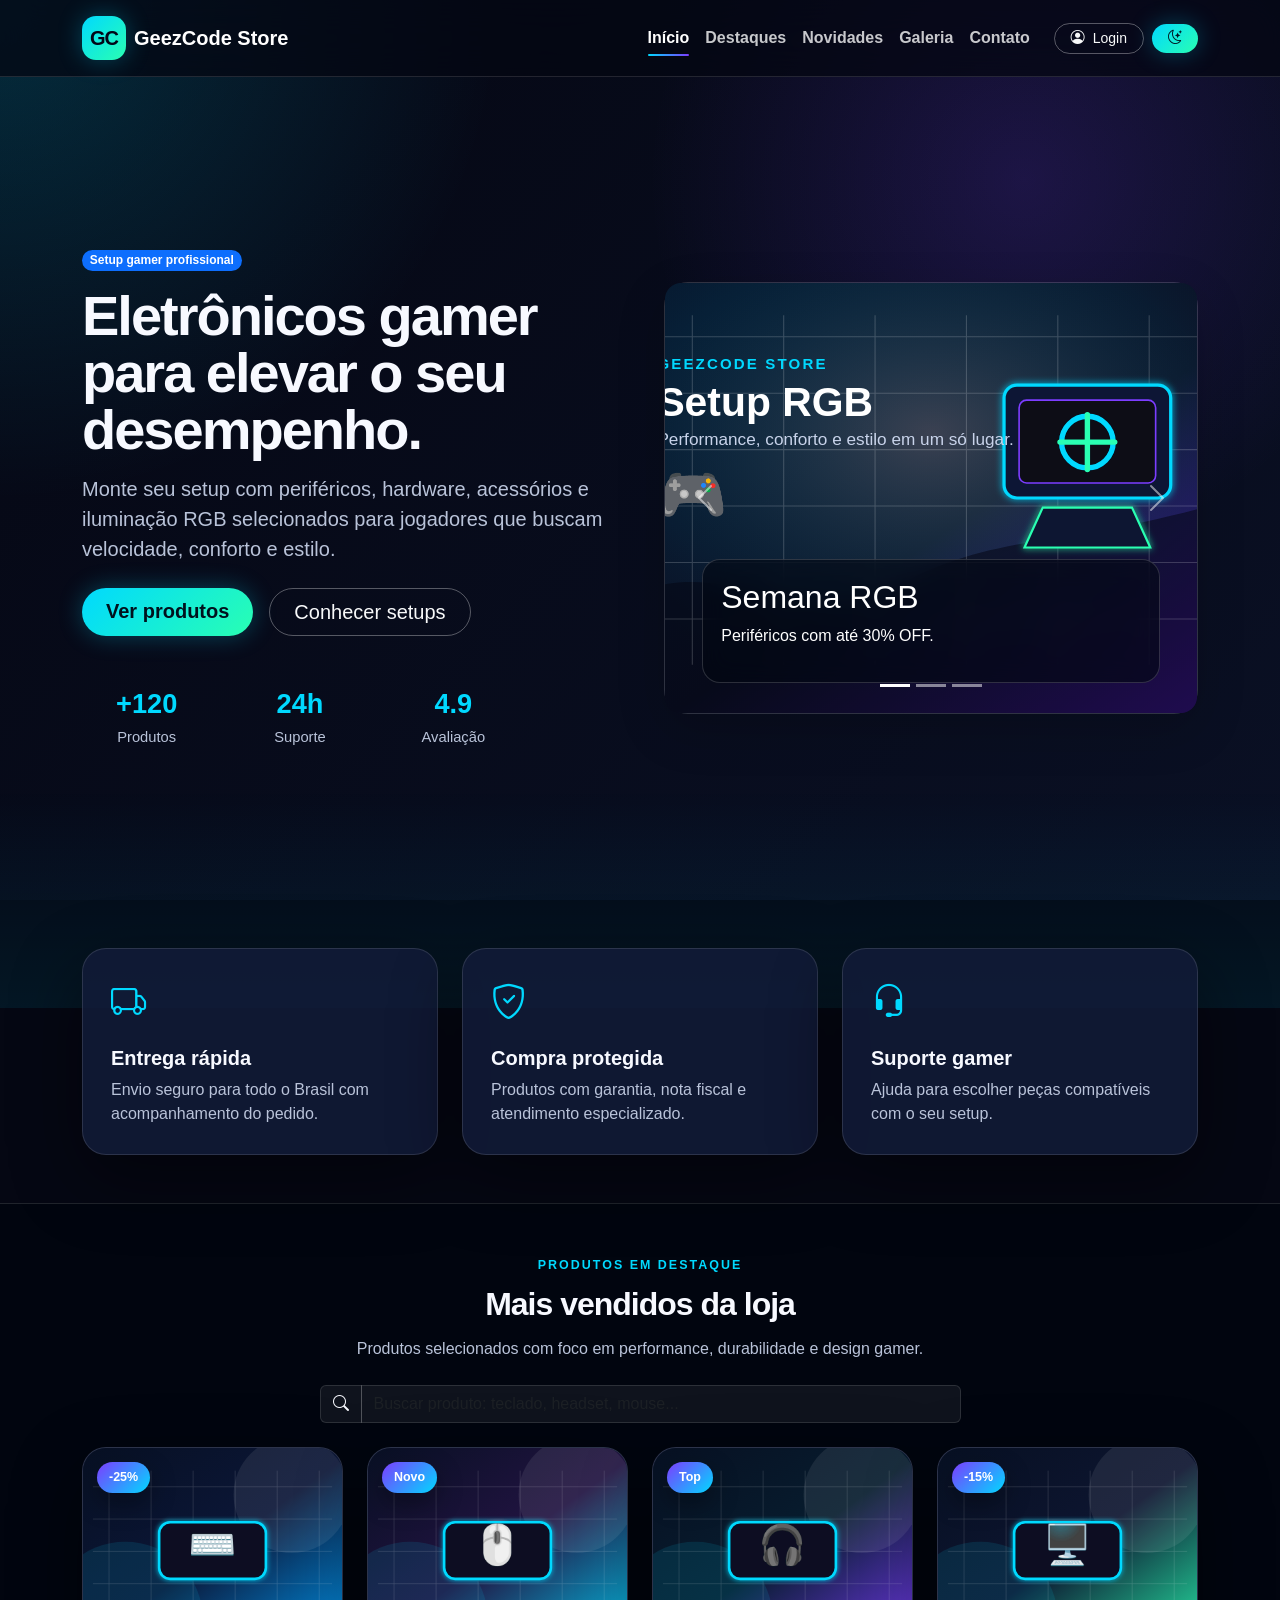
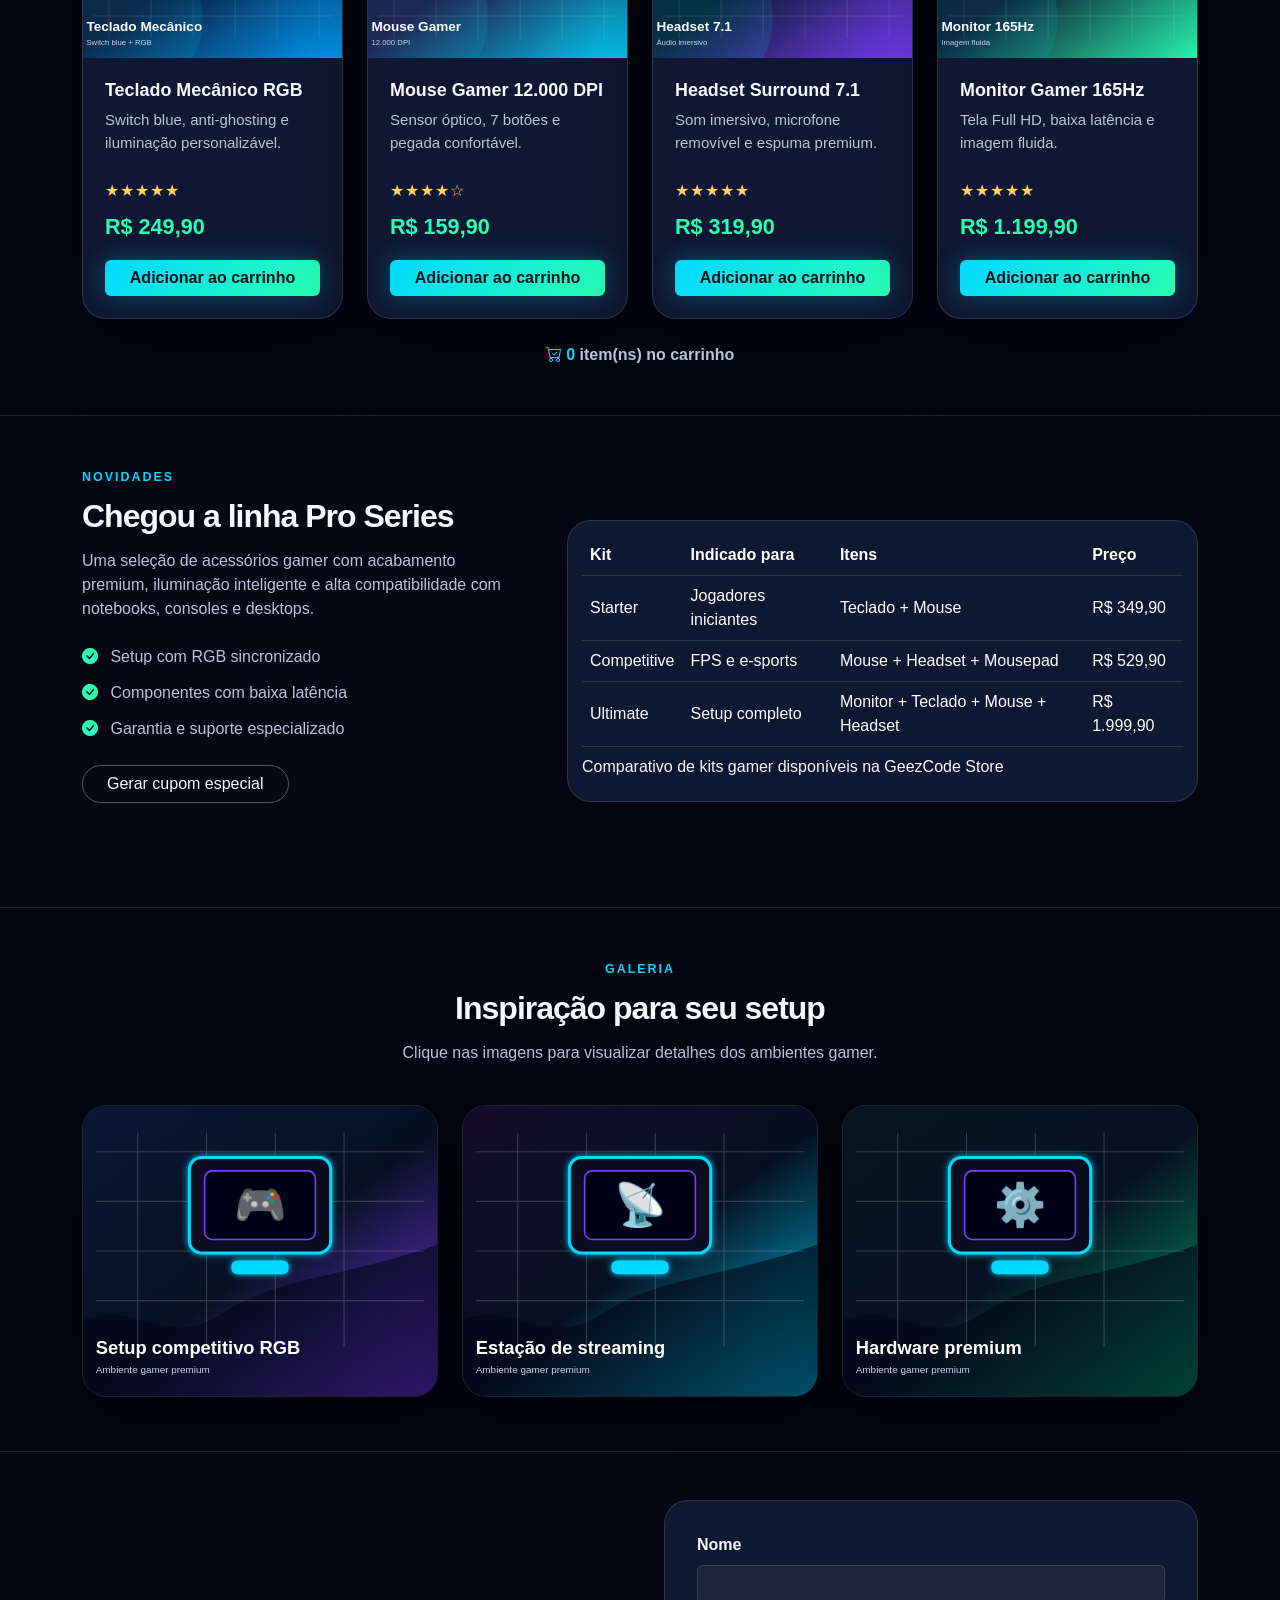
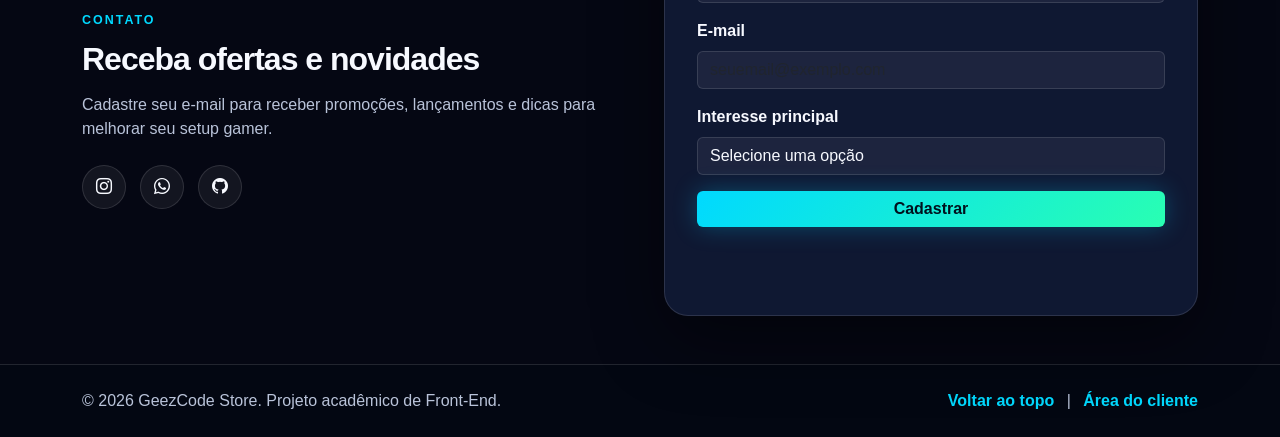
<file: index.html>
<!DOCTYPE html>
<html lang="pt-BR">
<head>
  <meta charset="UTF-8" />
  <meta name="viewport" content="width=device-width, initial-scale=1.0" />
  <meta name="description" content="GeezCode Store - e-commerce gamer de eletrônicos com periféricos, hardware, acessórios e setup premium." />
  <meta name="keywords" content="e-commerce gamer, eletrônicos gamer, periféricos, hardware, setup gamer, Bootstrap, Front-End" />
  <meta name="author" content="Jose Frederico da Costa Silva" />
  <meta name="theme-color" content="#050713" />
  <meta property="og:title" content="GeezCode Store | Eletrônicos Gamer" />
  <meta property="og:description" content="Projeto Front-End de e-commerce gamer com home, login, carousel, galeria, formulários e interatividade." />
  <meta property="og:type" content="website" />
  <meta property="og:url" content="https://silva0l.github.io/geezcode-store/" />
  <title>GeezCode Store | Eletrônicos Gamer</title>
  <link rel="canonical" href="https://silva0l.github.io/geezcode-store/" />
  <link rel="icon" href="assets/img/favicon.svg" type="image/svg+xml" />

  <!-- Bootstrap CSS -->
  <link href="https://cdn.jsdelivr.net/npm/bootstrap@5.3.3/dist/css/bootstrap.min.css" rel="stylesheet">

  <!-- Bootstrap Icons -->
  <link rel="stylesheet" href="https://cdn.jsdelivr.net/npm/bootstrap-icons@1.11.3/font/bootstrap-icons.min.css">

  <!-- CSS principal -->
  <link rel="stylesheet" href="assets/css/style.css" />
</head>
<body>
  <a class="skip-link" href="#conteudo-principal">Ir para o conteúdo principal</a>

  <!-- Cabeçalho e menu -->
  <header class="site-header fixed-top">
    <nav class="navbar navbar-expand-lg navbar-dark" aria-label="Menu principal">
      <div class="container">
        <a class="navbar-brand fw-bold d-flex align-items-center gap-2" href="index.html" aria-label="Página inicial GeezCode Store">
          <span class="brand-icon">GC</span>
          <span>GeezCode Store</span>
        </a>

        <button class="navbar-toggler" type="button" data-bs-toggle="collapse" data-bs-target="#menuPrincipal" aria-controls="menuPrincipal" aria-expanded="false" aria-label="Abrir menu">
          <span class="navbar-toggler-icon"></span>
        </button>

        <div class="collapse navbar-collapse" id="menuPrincipal">
          <ul class="navbar-nav ms-auto mb-2 mb-lg-0 align-items-lg-center">
            <li class="nav-item"><a class="nav-link active" aria-current="page" href="#inicio">Início</a></li>
            <li class="nav-item"><a class="nav-link" href="#destaques">Destaques</a></li>
            <li class="nav-item"><a class="nav-link" href="#novidades">Novidades</a></li>
            <li class="nav-item"><a class="nav-link" href="#galeria">Galeria</a></li>
            <li class="nav-item"><a class="nav-link" href="#contato">Contato</a></li>
            <li class="nav-item ms-lg-3">
              <a class="btn btn-outline-light btn-sm rounded-pill px-3" href="login.html"><i class="bi bi-person-circle me-1"></i> Login</a>
            </li>
            <li class="nav-item ms-lg-2 mt-2 mt-lg-0">
              <button class="btn btn-neon btn-sm rounded-pill px-3" id="btnTema" type="button" aria-label="Alternar tema"><i class="bi bi-moon-stars"></i></button>
            </li>
          </ul>
        </div>
      </div>
    </nav>
  </header>

  <main id="conteudo-principal">
    <!-- Banner / Hero -->
    <section id="inicio" class="hero-section min-vh-100 d-flex align-items-center">
      <div class="container py-5">
        <div class="row align-items-center g-5">
          <div class="col-lg-6 reveal">
            <span class="badge text-bg-primary rounded-pill mb-3">Setup gamer profissional</span>
            <h1 class="display-4 fw-bold hero-title">Eletrônicos gamer para elevar o seu desempenho.</h1>
            <p class="lead hero-text mt-3">Monte seu setup com periféricos, hardware, acessórios e iluminação RGB selecionados para jogadores que buscam velocidade, conforto e estilo.</p>
            <div class="d-flex flex-wrap gap-3 mt-4">
              <a href="#destaques" class="btn btn-neon btn-lg rounded-pill px-4">Ver produtos</a>
              <a href="#galeria" class="btn btn-outline-light btn-lg rounded-pill px-4">Conhecer setups</a>
            </div>
            <div class="row text-center mt-5 hero-stats">
              <div class="col-4">
                <strong>+120</strong>
                <span>Produtos</span>
              </div>
              <div class="col-4">
                <strong>24h</strong>
                <span>Suporte</span>
              </div>
              <div class="col-4">
                <strong>4.9</strong>
                <span>Avaliação</span>
              </div>
            </div>
          </div>

          <div class="col-lg-6 reveal delay-1">
            <div id="carouselBanner" class="carousel slide hero-carousel shadow-lg" data-bs-ride="carousel">
              <div class="carousel-indicators">
                <button type="button" data-bs-target="#carouselBanner" data-bs-slide-to="0" class="active" aria-current="true" aria-label="Slide 1"></button>
                <button type="button" data-bs-target="#carouselBanner" data-bs-slide-to="1" aria-label="Slide 2"></button>
                <button type="button" data-bs-target="#carouselBanner" data-bs-slide-to="2" aria-label="Slide 3"></button>
              </div>
              <div class="carousel-inner rounded-4 overflow-hidden">
                <div class="carousel-item active">
                  <img src="assets/img/banner-setup.svg" class="d-block w-100" alt="Setup gamer com monitor, teclado e iluminação neon">
                  <div class="carousel-caption text-start">
                    <h2>Semana RGB</h2>
                    <p>Periféricos com até 30% OFF.</p>
                  </div>
                </div>
                <div class="carousel-item">
                  <img src="assets/img/banner-hardware.svg" class="d-block w-100" alt="Hardware gamer com placa de vídeo e processador">
                  <div class="carousel-caption text-start">
                    <h2>Upgrade de performance</h2>
                    <p>Hardware para jogos competitivos.</p>
                  </div>
                </div>
                <div class="carousel-item">
                  <img src="assets/img/banner-acessorios.svg" class="d-block w-100" alt="Acessórios gamer premium com headset e mousepad">
                  <div class="carousel-caption text-start">
                    <h2>Conforto no setup</h2>
                    <p>Cadeiras, headsets e acessórios.</p>
                  </div>
                </div>
              </div>
              <button class="carousel-control-prev" type="button" data-bs-target="#carouselBanner" data-bs-slide="prev" aria-label="Slide anterior">
                <span class="carousel-control-prev-icon" aria-hidden="true"></span>
              </button>
              <button class="carousel-control-next" type="button" data-bs-target="#carouselBanner" data-bs-slide="next" aria-label="Próximo slide">
                <span class="carousel-control-next-icon" aria-hidden="true"></span>
              </button>
            </div>
          </div>
        </div>
      </div>
    </section>

    <!-- Benefícios -->
    <section class="benefits-section py-5">
      <div class="container">
        <div class="row g-4">
          <div class="col-md-4 reveal">
            <article class="benefit-card h-100">
              <i class="bi bi-truck"></i>
              <h3>Entrega rápida</h3>
              <p>Envio seguro para todo o Brasil com acompanhamento do pedido.</p>
            </article>
          </div>
          <div class="col-md-4 reveal delay-1">
            <article class="benefit-card h-100">
              <i class="bi bi-shield-check"></i>
              <h3>Compra protegida</h3>
              <p>Produtos com garantia, nota fiscal e atendimento especializado.</p>
            </article>
          </div>
          <div class="col-md-4 reveal delay-2">
            <article class="benefit-card h-100">
              <i class="bi bi-headset"></i>
              <h3>Suporte gamer</h3>
              <p>Ajuda para escolher peças compatíveis com o seu setup.</p>
            </article>
          </div>
        </div>
      </div>
    </section>

    <!-- Destaques -->
    <section id="destaques" class="py-5 section-dark">
      <div class="container">
        <div class="section-heading text-center reveal">
          <span class="section-kicker">Produtos em destaque</span>
          <h2>Mais vendidos da loja</h2>
          <p>Produtos selecionados com foco em performance, durabilidade e design gamer.</p>
        </div>

        <div class="row justify-content-center mt-4 mb-4 reveal">
          <div class="col-lg-7">
            <div class="input-group search-box">
              <span class="input-group-text"><i class="bi bi-search"></i></span>
              <input type="search" id="campoBusca" class="form-control" placeholder="Buscar produto: teclado, headset, mouse..." aria-label="Buscar produto">
            </div>
          </div>
        </div>

        <div class="row g-4" id="listaProdutos">
          <div class="col-md-6 col-lg-3 produto" data-nome="teclado mecânico rgb">
            <article class="product-card h-100">
              <span class="tag-sale">-25%</span>
              <img src="assets/img/produto-teclado.svg" alt="Teclado mecânico gamer RGB">
              <div class="product-body">
                <h3>Teclado Mecânico RGB</h3>
                <p>Switch blue, anti-ghosting e iluminação personalizável.</p>
                <div class="rating" aria-label="Avaliação 5 de 5">★★★★★</div>
                <div class="price">R$ 249,90</div>
                <button class="btn btn-neon w-100 btnComprar" data-produto="Teclado Mecânico RGB">Adicionar ao carrinho</button>
              </div>
            </article>
          </div>

          <div class="col-md-6 col-lg-3 produto" data-nome="mouse gamer dpi">
            <article class="product-card h-100">
              <span class="tag-sale">Novo</span>
              <img src="assets/img/produto-mouse.svg" alt="Mouse gamer com alta precisão">
              <div class="product-body">
                <h3>Mouse Gamer 12.000 DPI</h3>
                <p>Sensor óptico, 7 botões e pegada confortável.</p>
                <div class="rating" aria-label="Avaliação 4 de 5">★★★★☆</div>
                <div class="price">R$ 159,90</div>
                <button class="btn btn-neon w-100 btnComprar" data-produto="Mouse Gamer 12.000 DPI">Adicionar ao carrinho</button>
              </div>
            </article>
          </div>

          <div class="col-md-6 col-lg-3 produto" data-nome="headset gamer surround">
            <article class="product-card h-100">
              <span class="tag-sale">Top</span>
              <img src="assets/img/produto-headset.svg" alt="Headset gamer surround">
              <div class="product-body">
                <h3>Headset Surround 7.1</h3>
                <p>Som imersivo, microfone removível e espuma premium.</p>
                <div class="rating" aria-label="Avaliação 5 de 5">★★★★★</div>
                <div class="price">R$ 319,90</div>
                <button class="btn btn-neon w-100 btnComprar" data-produto="Headset Surround 7.1">Adicionar ao carrinho</button>
              </div>
            </article>
          </div>

          <div class="col-md-6 col-lg-3 produto" data-nome="monitor gamer 165hz">
            <article class="product-card h-100">
              <span class="tag-sale">-15%</span>
              <img src="assets/img/produto-monitor.svg" alt="Monitor gamer de alta taxa de atualização">
              <div class="product-body">
                <h3>Monitor Gamer 165Hz</h3>
                <p>Tela Full HD, baixa latência e imagem fluida.</p>
                <div class="rating" aria-label="Avaliação 5 de 5">★★★★★</div>
                <div class="price">R$ 1.199,90</div>
                <button class="btn btn-neon w-100 btnComprar" data-produto="Monitor Gamer 165Hz">Adicionar ao carrinho</button>
              </div>
            </article>
          </div>
        </div>

        <p class="text-center search-empty mt-4 d-none" id="mensagemBusca" aria-live="polite">Nenhum produto encontrado com esse termo.</p>

        <div class="text-center mt-4 carrinho-status reveal">
          <i class="bi bi-cart-check"></i>
          <span id="contadorCarrinho">0</span> item(ns) no carrinho
        </div>
      </div>
    </section>

    <!-- Novidades -->
    <section id="novidades" class="py-5 novidades-section">
      <div class="container">
        <div class="row align-items-center g-5">
          <div class="col-lg-5 reveal">
            <span class="section-kicker">Novidades</span>
            <h2>Chegou a linha Pro Series</h2>
            <p>Uma seleção de acessórios gamer com acabamento premium, iluminação inteligente e alta compatibilidade com notebooks, consoles e desktops.</p>
            <ul class="feature-list">
              <li><i class="bi bi-check-circle-fill"></i> Setup com RGB sincronizado</li>
              <li><i class="bi bi-check-circle-fill"></i> Componentes com baixa latência</li>
              <li><i class="bi bi-check-circle-fill"></i> Garantia e suporte especializado</li>
            </ul>
            <button class="btn btn-outline-light rounded-pill px-4" id="btnCupom">Gerar cupom especial</button>
            <p class="cupom mt-3" id="resultadoCupom" aria-live="polite"></p>
          </div>

          <div class="col-lg-7 reveal delay-1">
            <div class="table-responsive comparison-card">
              <table class="table table-dark table-hover align-middle mb-0">
                <caption class="text-light">Comparativo de kits gamer disponíveis na GeezCode Store</caption>
                <thead>
                  <tr>
                    <th scope="col">Kit</th>
                    <th scope="col">Indicado para</th>
                    <th scope="col">Itens</th>
                    <th scope="col">Preço</th>
                  </tr>
                </thead>
                <tbody>
                  <tr>
                    <td>Starter</td>
                    <td>Jogadores iniciantes</td>
                    <td>Teclado + Mouse</td>
                    <td>R$ 349,90</td>
                  </tr>
                  <tr>
                    <td>Competitive</td>
                    <td>FPS e e-sports</td>
                    <td>Mouse + Headset + Mousepad</td>
                    <td>R$ 529,90</td>
                  </tr>
                  <tr>
                    <td>Ultimate</td>
                    <td>Setup completo</td>
                    <td>Monitor + Teclado + Mouse + Headset</td>
                    <td>R$ 1.999,90</td>
                  </tr>
                </tbody>
              </table>
            </div>
          </div>
        </div>
      </div>
    </section>

    <!-- Galeria -->
    <section id="galeria" class="py-5 section-dark">
      <div class="container">
        <div class="section-heading text-center reveal">
          <span class="section-kicker">Galeria</span>
          <h2>Inspiração para seu setup</h2>
          <p>Clique nas imagens para visualizar detalhes dos ambientes gamer.</p>
        </div>

        <div class="row g-4 mt-3 gallery-grid">
          <div class="col-sm-6 col-lg-4 reveal">
            <button class="gallery-item" data-bs-toggle="modal" data-bs-target="#modalGaleria" data-img="assets/img/galeria-1.svg" data-title="Setup competitivo RGB">
              <img src="assets/img/galeria-1.svg" alt="Setup competitivo com iluminação RGB">
            </button>
          </div>
          <div class="col-sm-6 col-lg-4 reveal delay-1">
            <button class="gallery-item" data-bs-toggle="modal" data-bs-target="#modalGaleria" data-img="assets/img/galeria-2.svg" data-title="Estação de streaming">
              <img src="assets/img/galeria-2.svg" alt="Estação gamer para streaming">
            </button>
          </div>
          <div class="col-sm-6 col-lg-4 reveal delay-2">
            <button class="gallery-item" data-bs-toggle="modal" data-bs-target="#modalGaleria" data-img="assets/img/galeria-3.svg" data-title="Hardware premium">
              <img src="assets/img/galeria-3.svg" alt="Hardware gamer premium com gabinete iluminado">
            </button>
          </div>
        </div>
      </div>
    </section>

    <!-- Contato / Newsletter -->
    <section id="contato" class="py-5 contact-section">
      <div class="container">
        <div class="row g-5 align-items-center">
          <div class="col-lg-6 reveal">
            <span class="section-kicker">Contato</span>
            <h2>Receba ofertas e novidades</h2>
            <p>Cadastre seu e-mail para receber promoções, lançamentos e dicas para melhorar seu setup gamer.</p>
            <div class="footer-social mt-4">
              <a href="#" aria-label="Instagram"><i class="bi bi-instagram"></i></a>
              <a href="#" aria-label="WhatsApp"><i class="bi bi-whatsapp"></i></a>
              <a href="#" aria-label="GitHub"><i class="bi bi-github"></i></a>
            </div>
          </div>
          <div class="col-lg-6 reveal delay-1">
            <form class="contact-form" id="formNewsletter" novalidate>
              <div class="mb-3">
                <label for="nomeNewsletter" class="form-label">Nome</label>
                <input type="text" class="form-control" id="nomeNewsletter" placeholder="Digite seu nome" required>
              </div>
              <div class="mb-3">
                <label for="emailNewsletter" class="form-label">E-mail</label>
                <input type="email" class="form-control" id="emailNewsletter" placeholder="seuemail@exemplo.com" required>
              </div>
              <div class="mb-3">
                <label for="preferencia" class="form-label">Interesse principal</label>
                <select id="preferencia" class="form-select" required>
                  <option value="">Selecione uma opção</option>
                  <option>Periféricos</option>
                  <option>Hardware</option>
                  <option>Monitores</option>
                  <option>Acessórios</option>
                </select>
              </div>
              <button type="submit" class="btn btn-neon w-100">Cadastrar</button>
              <p class="form-message mt-3" id="mensagemNewsletter" aria-live="polite"></p>
            </form>
          </div>
        </div>
      </div>
    </section>
  </main>

  <!-- Rodapé -->
  <footer class="site-footer py-4">
    <div class="container">
      <div class="row align-items-center g-3">
        <div class="col-md-6">
          <p class="mb-0">&copy; <span id="anoAtual"></span> GeezCode Store. Projeto acadêmico de Front-End.</p>
        </div>
        <div class="col-md-6 text-md-end">
          <a href="#inicio" class="footer-link">Voltar ao topo</a>
          <span class="mx-2">|</span>
          <a href="login.html" class="footer-link">Área do cliente</a>
        </div>
      </div>
    </div>
  </footer>

  <!-- Modal da galeria -->
  <div class="modal fade" id="modalGaleria" tabindex="-1" aria-labelledby="tituloModalGaleria" aria-hidden="true">
    <div class="modal-dialog modal-dialog-centered modal-lg">
      <div class="modal-content modal-dark">
        <div class="modal-header">
          <h2 class="modal-title fs-5" id="tituloModalGaleria">Detalhe do setup</h2>
          <button type="button" class="btn-close btn-close-white" data-bs-dismiss="modal" aria-label="Fechar"></button>
        </div>
        <div class="modal-body">
          <img src="assets/img/galeria-1.svg" alt="Imagem ampliada do setup gamer" id="imagemModal" class="img-fluid rounded-3">
        </div>
      </div>
    </div>
  </div>

  <!-- Toast de feedback -->
  <div class="toast-container position-fixed bottom-0 end-0 p-3">
    <div id="toastFeedback" class="toast toast-dark" role="alert" aria-live="assertive" aria-atomic="true">
      <div class="toast-header">
        <strong class="me-auto">GeezCode Store</strong>
        <small>agora</small>
        <button type="button" class="btn-close" data-bs-dismiss="toast" aria-label="Fechar"></button>
      </div>
      <div class="toast-body" id="toastMensagem">Produto adicionado ao carrinho.</div>
    </div>
  </div>

  <button id="btnTopo" class="btn btn-neon btn-topo" aria-label="Voltar ao topo"><i class="bi bi-arrow-up"></i></button>

  <!-- JQuery -->
  <script src="https://code.jquery.com/jquery-3.7.1.min.js"></script>

  <!-- Bootstrap JS -->
  <script src="https://cdn.jsdelivr.net/npm/bootstrap@5.3.3/dist/js/bootstrap.bundle.min.js"></script>

  <!-- JavaScript principal -->
  <script src="assets/js/script.js"></script>
</body>
</html>
</file>
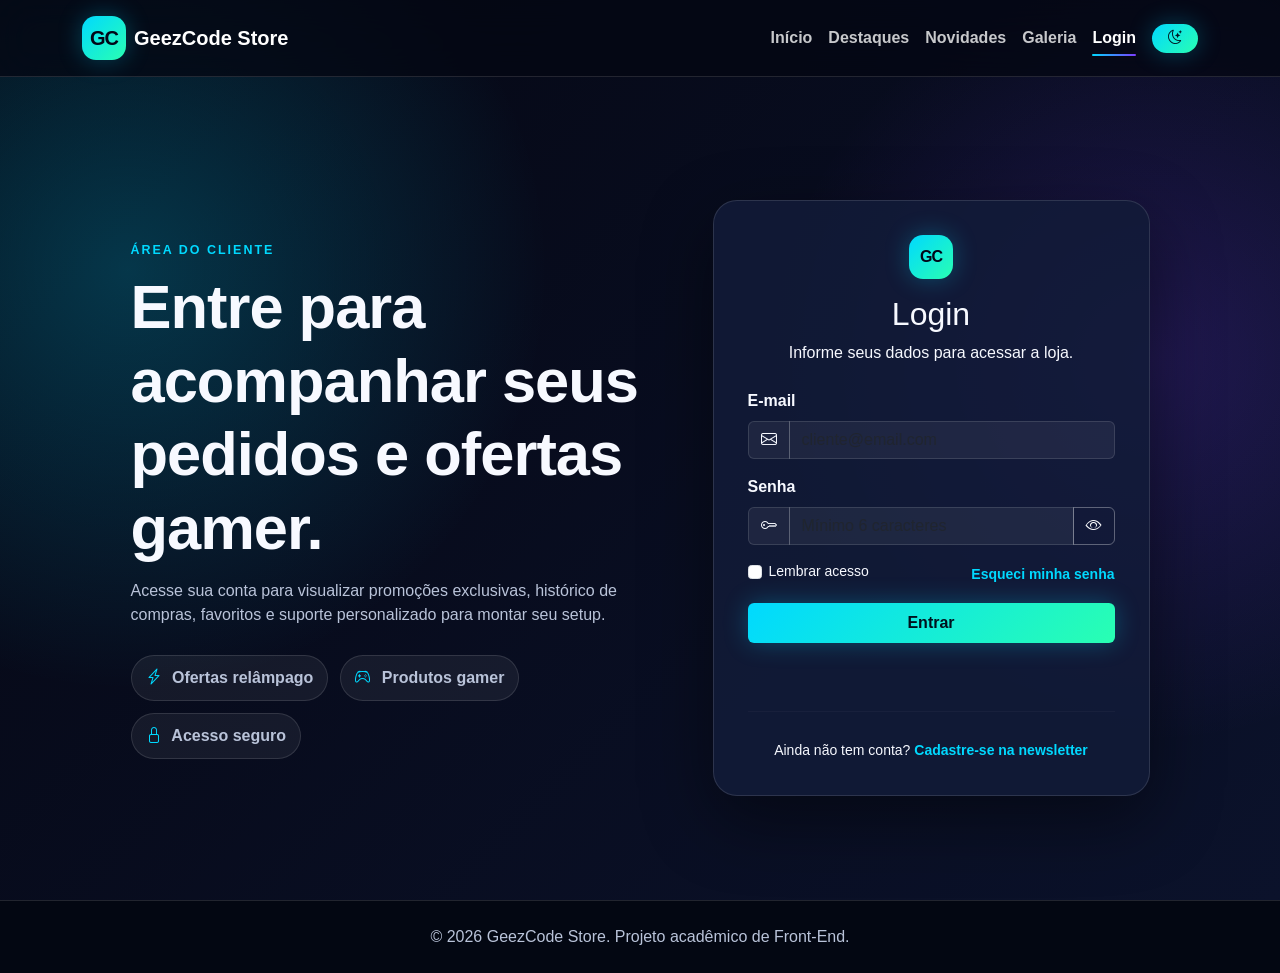
<file: login.html>
<!DOCTYPE html>
<html lang="pt-BR">
<head>
  <meta charset="UTF-8" />
  <meta name="viewport" content="width=device-width, initial-scale=1.0" />
  <meta name="description" content="Login da GeezCode Store para clientes gamer acessarem ofertas e pedidos." />
  <meta name="keywords" content="login gamer, e-commerce gamer, GeezCode Store, Front-End, Bootstrap" />
  <meta name="author" content="Jose Frederico da Costa Silva" />
  <meta name="theme-color" content="#050713" />
  <meta property="og:title" content="Login | GeezCode Store" />
  <meta property="og:description" content="Página de login responsiva da GeezCode Store, projeto Front-End de e-commerce gamer." />
  <meta property="og:type" content="website" />
  <meta property="og:url" content="https://silva0l.github.io/geezcode-store/login.html" />
  <title>Login | GeezCode Store</title>
  <link rel="canonical" href="https://silva0l.github.io/geezcode-store/login.html" />
  <link rel="icon" href="assets/img/favicon.svg" type="image/svg+xml" />

  <!-- Bootstrap CSS -->
  <link href="https://cdn.jsdelivr.net/npm/bootstrap@5.3.3/dist/css/bootstrap.min.css" rel="stylesheet">

  <!-- Bootstrap Icons -->
  <link rel="stylesheet" href="https://cdn.jsdelivr.net/npm/bootstrap-icons@1.11.3/font/bootstrap-icons.min.css">

  <!-- CSS principal -->
  <link rel="stylesheet" href="assets/css/style.css" />
</head>
<body class="login-page">
  <a class="skip-link" href="#loginPrincipal">Ir para o conteúdo principal</a>

  <header class="site-header fixed-top">
    <nav class="navbar navbar-expand-lg navbar-dark" aria-label="Menu principal">
      <div class="container">
        <a class="navbar-brand fw-bold d-flex align-items-center gap-2" href="index.html" aria-label="Página inicial GeezCode Store">
          <span class="brand-icon">GC</span>
          <span>GeezCode Store</span>
        </a>

        <button class="navbar-toggler" type="button" data-bs-toggle="collapse" data-bs-target="#menuPrincipal" aria-controls="menuPrincipal" aria-expanded="false" aria-label="Abrir menu">
          <span class="navbar-toggler-icon"></span>
        </button>

        <div class="collapse navbar-collapse" id="menuPrincipal">
          <ul class="navbar-nav ms-auto mb-2 mb-lg-0 align-items-lg-center">
            <li class="nav-item"><a class="nav-link" href="index.html#inicio">Início</a></li>
            <li class="nav-item"><a class="nav-link" href="index.html#destaques">Destaques</a></li>
            <li class="nav-item"><a class="nav-link" href="index.html#novidades">Novidades</a></li>
            <li class="nav-item"><a class="nav-link" href="index.html#galeria">Galeria</a></li>
            <li class="nav-item"><a class="nav-link active" aria-current="page" href="login.html">Login</a></li>
            <li class="nav-item ms-lg-2 mt-2 mt-lg-0">
              <button class="btn btn-neon btn-sm rounded-pill px-3" id="btnTema" type="button" aria-label="Alternar tema"><i class="bi bi-moon-stars"></i></button>
            </li>
          </ul>
        </div>
      </div>
    </nav>
  </header>

  <main id="loginPrincipal" class="login-main min-vh-100 d-flex align-items-center">
    <div class="container py-5">
      <div class="row align-items-center justify-content-center g-5">
        <div class="col-lg-6 reveal">
          <div class="login-presentation">
            <span class="section-kicker">Área do cliente</span>
            <h1>Entre para acompanhar seus pedidos e ofertas gamer.</h1>
            <p>Acesse sua conta para visualizar promoções exclusivas, histórico de compras, favoritos e suporte personalizado para montar seu setup.</p>
            <div class="login-highlights">
              <div><i class="bi bi-lightning-charge"></i> Ofertas relâmpago</div>
              <div><i class="bi bi-controller"></i> Produtos gamer</div>
              <div><i class="bi bi-lock"></i> Acesso seguro</div>
            </div>
          </div>
        </div>

        <div class="col-lg-5 reveal delay-1">
          <section class="login-card" aria-labelledby="tituloLogin">
            <div class="text-center mb-4">
              <span class="brand-icon mx-auto mb-3">GC</span>
              <h2 id="tituloLogin">Login</h2>
              <p>Informe seus dados para acessar a loja.</p>
            </div>

            <form id="formLogin" novalidate>
              <div class="mb-3">
                <label for="emailLogin" class="form-label">E-mail</label>
                <div class="input-group">
                  <span class="input-group-text"><i class="bi bi-envelope"></i></span>
                  <input type="email" class="form-control" id="emailLogin" placeholder="cliente@email.com" required>
                </div>
              </div>

              <div class="mb-3">
                <label for="senhaLogin" class="form-label">Senha</label>
                <div class="input-group">
                  <span class="input-group-text"><i class="bi bi-key"></i></span>
                  <input type="password" class="form-control" id="senhaLogin" placeholder="Mínimo 6 caracteres" required minlength="6">
                  <button class="btn btn-outline-light" type="button" id="btnMostrarSenha" aria-label="Mostrar ou ocultar senha"><i class="bi bi-eye"></i></button>
                </div>
              </div>

              <div class="d-flex justify-content-between align-items-center mb-3 small">
                <div class="form-check">
                  <input class="form-check-input" type="checkbox" value="" id="lembrarLogin">
                  <label class="form-check-label" for="lembrarLogin">Lembrar acesso</label>
                </div>
                <a href="#" class="login-link">Esqueci minha senha</a>
              </div>

              <button type="submit" class="btn btn-neon w-100 py-2">Entrar</button>
              <p class="form-message mt-3 text-center" id="mensagemLogin" aria-live="polite"></p>
            </form>

            <hr>
            <p class="text-center small mb-0">Ainda não tem conta? <a href="index.html#contato" class="login-link">Cadastre-se na newsletter</a></p>
          </section>
        </div>
      </div>
    </div>
  </main>

  <footer class="site-footer py-4">
    <div class="container text-center">
      <p class="mb-0">&copy; <span id="anoAtual"></span> GeezCode Store. Projeto acadêmico de Front-End.</p>
    </div>
  </footer>

  <!-- JQuery -->
  <script src="https://code.jquery.com/jquery-3.7.1.min.js"></script>

  <!-- Bootstrap JS -->
  <script src="https://cdn.jsdelivr.net/npm/bootstrap@5.3.3/dist/js/bootstrap.bundle.min.js"></script>

  <!-- JavaScript principal -->
  <script src="assets/js/script.js"></script>
</body>
</html>
</file>
<file: assets/css/style.css>
:root {
  --bg-primary: #050713;
  --bg-secondary: #0a1024;
  --bg-card: rgba(18, 27, 56, 0.86);
  --text-primary: #f7f9ff;
  --text-secondary: #b9c3d9;
  --neon-blue: #00d9ff;
  --neon-purple: #7c3cff;
  --neon-green: #29ffb2;
  --border-soft: rgba(255, 255, 255, 0.12);
  --shadow-neon: 0 0 25px rgba(0, 217, 255, 0.28);
  --shadow-card: 0 24px 70px rgba(0, 0, 0, 0.45);
  --radius-large: 24px;
  --font-main: "Segoe UI", Roboto, Arial, sans-serif;
}

body.light-theme {
  --bg-primary: #f3f7ff;
  --bg-secondary: #ffffff;
  --bg-card: rgba(255, 255, 255, 0.92);
  --text-primary: #07111f;
  --text-secondary: #425068;
  --border-soft: rgba(7, 17, 31, 0.12);
  --shadow-card: 0 24px 70px rgba(47, 78, 120, 0.18);
}

* {
  box-sizing: border-box;
}

html {
  scroll-behavior: smooth;
  overflow-x: hidden;
}

body {
  margin: 0;
  font-family: var(--font-main);
  background: var(--bg-primary);
  color: var(--text-primary);
  overflow-x: hidden;
}

body::before {
  content: "";
  position: fixed;
  inset: 0;
  z-index: -2;
  background:
    radial-gradient(circle at top left, rgba(0, 217, 255, 0.18), transparent 32%),
    radial-gradient(circle at 80% 20%, rgba(124, 60, 255, 0.18), transparent 30%),
    linear-gradient(135deg, var(--bg-primary), var(--bg-secondary));
}

img {
  max-width: 100%;
  display: block;
}

section {
  scroll-margin-top: 90px;
}

.skip-link {
  position: absolute;
  top: -60px;
  left: 16px;
  z-index: 9999;
  background: var(--neon-blue);
  color: #00111d;
  padding: 10px 14px;
  border-radius: 12px;
  font-weight: 700;
  transition: top 0.2s ease;
}

.skip-link:focus {
  top: 16px;
}

/* Cabeçalho */
.site-header {
  background: rgba(5, 7, 19, 0.76);
  backdrop-filter: blur(18px);
  border-bottom: 1px solid var(--border-soft);
}

.navbar {
  min-height: 76px;
}

.brand-icon {
  width: 44px;
  height: 44px;
  border-radius: 14px;
  display: inline-flex;
  align-items: center;
  justify-content: center;
  color: #020617;
  background: linear-gradient(135deg, var(--neon-blue), var(--neon-green));
  box-shadow: var(--shadow-neon);
  font-weight: 900;
  letter-spacing: -1px;
}

.navbar-dark .navbar-nav .nav-link {
  color: rgba(255, 255, 255, 0.78);
  font-weight: 600;
  position: relative;
}

.navbar-dark .navbar-nav .nav-link:hover,
.navbar-dark .navbar-nav .nav-link.active {
  color: #ffffff;
}

.navbar-dark .navbar-nav .nav-link::after {
  content: "";
  position: absolute;
  left: 8px;
  right: 8px;
  bottom: 2px;
  height: 2px;
  border-radius: 10px;
  background: linear-gradient(90deg, var(--neon-blue), var(--neon-purple));
  transform: scaleX(0);
  transform-origin: left;
  transition: transform 0.25s ease;
}

.navbar-dark .navbar-nav .nav-link:hover::after,
.navbar-dark .navbar-nav .nav-link.active::after {
  transform: scaleX(1);
}

.btn-neon {
  color: #00111d;
  border: 0;
  background: linear-gradient(135deg, var(--neon-blue), var(--neon-green));
  font-weight: 800;
  box-shadow: var(--shadow-neon);
  transition: transform 0.2s ease, box-shadow 0.2s ease, filter 0.2s ease;
}

.btn-neon:hover {
  color: #00111d;
  transform: translateY(-2px);
  filter: brightness(1.07);
  box-shadow: 0 0 35px rgba(0, 217, 255, 0.38);
}

.btn-outline-light {
  border-color: rgba(255, 255, 255, 0.32);
}

/* Hero */
.hero-section {
  padding-top: 96px;
  position: relative;
}

.hero-section::after {
  content: "";
  position: absolute;
  inset: auto -10% -12% -10%;
  height: 220px;
  background: linear-gradient(180deg, transparent, rgba(0, 217, 255, 0.08));
  z-index: -1;
}

.hero-title {
  letter-spacing: -2px;
  line-height: 1.02;
}

.hero-text {
  color: var(--text-secondary);
  max-width: 620px;
}

.hero-stats {
  max-width: 460px;
}

.hero-stats strong {
  display: block;
  font-size: 1.7rem;
  color: var(--neon-blue);
}

.hero-stats span {
  color: var(--text-secondary);
  font-size: 0.92rem;
}

.hero-carousel {
  border-radius: var(--radius-large);
  border: 1px solid var(--border-soft);
  background: rgba(255, 255, 255, 0.04);
}

.hero-carousel .carousel-item img {
  min-height: 430px;
  object-fit: cover;
}

.carousel-caption {
  left: 7%;
  right: 7%;
  bottom: 7%;
  padding: 18px;
  border-radius: 18px;
  background: rgba(3, 7, 18, 0.62);
  backdrop-filter: blur(12px);
  border: 1px solid rgba(255, 255, 255, 0.16);
}

/* Seções comuns */
.section-dark {
  background: rgba(1, 5, 14, 0.62);
  border-top: 1px solid var(--border-soft);
  border-bottom: 1px solid var(--border-soft);
}

.section-heading {
  max-width: 760px;
  margin: 0 auto;
}

.section-heading h2,
.novidades-section h2,
.contact-section h2,
.login-presentation h1 {
  font-weight: 900;
  letter-spacing: -1px;
  margin-bottom: 14px;
}

.section-heading p,
.novidades-section p,
.contact-section p,
.login-presentation p {
  color: var(--text-secondary);
}

.section-kicker {
  display: inline-block;
  color: var(--neon-blue);
  font-weight: 900;
  text-transform: uppercase;
  letter-spacing: 2px;
  font-size: 0.78rem;
  margin-bottom: 10px;
}

/* Benefícios */
.benefit-card,
.product-card,
.contact-form,
.login-card,
.comparison-card {
  border: 1px solid var(--border-soft);
  background: var(--bg-card);
  box-shadow: var(--shadow-card);
  border-radius: var(--radius-large);
}

.benefit-card {
  padding: 28px;
  transition: transform 0.25s ease, border-color 0.25s ease;
}

.benefit-card:hover {
  transform: translateY(-8px);
  border-color: rgba(0, 217, 255, 0.5);
}

.benefit-card i {
  font-size: 2.2rem;
  color: var(--neon-blue);
}

.benefit-card h3 {
  margin-top: 16px;
  font-size: 1.25rem;
  font-weight: 800;
}

.benefit-card p {
  color: var(--text-secondary);
  margin-bottom: 0;
}

/* Produtos */
.search-box .input-group-text,
.search-box .form-control,
.login-card .input-group-text,
.login-card .form-control,
.contact-form .form-control,
.contact-form .form-select {
  color: var(--text-primary);
  background: rgba(255, 255, 255, 0.06);
  border-color: var(--border-soft);
}

.search-box .form-control:focus,
.login-card .form-control:focus,
.contact-form .form-control:focus,
.contact-form .form-select:focus {
  border-color: var(--neon-blue);
  box-shadow: 0 0 0 0.25rem rgba(0, 217, 255, 0.16);
}

.product-card {
  position: relative;
  overflow: hidden;
  transition: transform 0.25s ease, border-color 0.25s ease;
}

.product-card:hover {
  transform: translateY(-10px);
  border-color: rgba(0, 217, 255, 0.55);
}

.product-card img {
  width: 100%;
  height: 210px;
  object-fit: cover;
  background: rgba(255, 255, 255, 0.04);
}

.product-body {
  padding: 22px;
}

.product-body h3 {
  font-size: 1.12rem;
  font-weight: 850;
}

.product-body p {
  min-height: 54px;
  color: var(--text-secondary);
  font-size: 0.94rem;
}

.rating {
  color: #ffd166;
  letter-spacing: 1px;
  margin-bottom: 8px;
}

.price {
  font-size: 1.35rem;
  font-weight: 900;
  color: var(--neon-green);
  margin-bottom: 16px;
}

.tag-sale {
  position: absolute;
  top: 14px;
  left: 14px;
  z-index: 2;
  padding: 6px 12px;
  border-radius: 999px;
  background: linear-gradient(135deg, var(--neon-purple), var(--neon-blue));
  color: #fff;
  font-size: 0.78rem;
  font-weight: 900;
  box-shadow: 0 10px 26px rgba(0, 0, 0, 0.35);
}

.carrinho-status {
  color: var(--text-secondary);
  font-weight: 700;
}

.carrinho-status i,
.carrinho-status span {
  color: var(--neon-blue);
}

.search-empty {
  color: var(--text-secondary);
  font-weight: 700;
}

/* Novidades */
.feature-list {
  padding-left: 0;
  list-style: none;
  margin: 24px 0;
}

.feature-list li {
  margin-bottom: 12px;
  color: var(--text-secondary);
}

.feature-list i {
  color: var(--neon-green);
  margin-right: 8px;
}

.comparison-card {
  padding: 14px;
  overflow: hidden;
}

.table-dark {
  --bs-table-bg: transparent;
  --bs-table-border-color: rgba(255, 255, 255, 0.12);
}

.cupom {
  min-height: 24px;
  color: var(--neon-green) !important;
  font-weight: 800;
}

/* Galeria */
.gallery-item {
  border: 0;
  padding: 0;
  width: 100%;
  overflow: hidden;
  border-radius: var(--radius-large);
  background: transparent;
  box-shadow: var(--shadow-card);
  border: 1px solid var(--border-soft);
  cursor: pointer;
}

.gallery-item img {
  width: 100%;
  height: 290px;
  object-fit: cover;
  transition: transform 0.35s ease, filter 0.35s ease;
}

.gallery-item:hover img {
  transform: scale(1.06);
  filter: saturate(1.18) contrast(1.08);
}

.modal-dark {
  color: var(--text-primary);
  background: #090f22;
  border: 1px solid var(--border-soft);
}

/* Contato */
.contact-form {
  padding: 32px;
}

.form-label {
  font-weight: 700;
}

.form-message {
  min-height: 24px;
  font-weight: 700;
}

.message-success {
  color: var(--neon-green) !important;
}

.message-error {
  color: #ff7b7b !important;
}

.footer-social {
  display: flex;
  gap: 14px;
}

.footer-social a {
  width: 44px;
  height: 44px;
  display: inline-flex;
  align-items: center;
  justify-content: center;
  border-radius: 50%;
  color: var(--text-primary);
  border: 1px solid var(--border-soft);
  background: rgba(255, 255, 255, 0.06);
  transition: transform 0.2s ease, background 0.2s ease;
}

.footer-social a:hover {
  transform: translateY(-3px);
  color: #00111d;
  background: var(--neon-blue);
}

/* Login */
.login-main {
  padding-top: 96px;
}

.login-page::before {
  background:
    radial-gradient(circle at 10% 30%, rgba(0, 217, 255, 0.22), transparent 32%),
    radial-gradient(circle at 90% 40%, rgba(124, 60, 255, 0.2), transparent 30%),
    linear-gradient(135deg, #050713, #0b122b);
}

.login-presentation {
  max-width: 620px;
}

.login-presentation h1 {
  font-size: clamp(2.2rem, 4.8vw, 4.5rem);
}

.login-highlights {
  display: flex;
  flex-wrap: wrap;
  gap: 12px;
  margin-top: 28px;
}

.login-highlights div {
  padding: 10px 14px;
  border: 1px solid var(--border-soft);
  border-radius: 999px;
  background: rgba(255, 255, 255, 0.06);
  color: var(--text-secondary);
  font-weight: 700;
}

.login-highlights i {
  color: var(--neon-blue);
  margin-right: 6px;
}

.login-card {
  padding: 34px;
}

.login-card .brand-icon {
  display: flex;
}

.login-card hr {
  border-color: var(--border-soft);
  margin: 28px 0;
}

.login-link,
.footer-link {
  color: var(--neon-blue);
  text-decoration: none;
  font-weight: 700;
}

.login-link:hover,
.footer-link:hover {
  color: var(--neon-green);
}

.form-check-input:checked {
  background-color: var(--neon-blue);
  border-color: var(--neon-blue);
}

/* Rodapé */
.site-footer {
  color: var(--text-secondary);
  background: #030712;
  border-top: 1px solid var(--border-soft);
}

.btn-topo {
  position: fixed;
  right: 22px;
  bottom: 22px;
  width: 48px;
  height: 48px;
  border-radius: 50%;
  z-index: 999;
  display: none;
  align-items: center;
  justify-content: center;
}

.toast-dark .toast-header {
  color: var(--text-primary);
  background: #10182e;
  border-bottom: 1px solid var(--border-soft);
}

.toast-dark .toast-body {
  color: var(--text-primary);
  background: #080d1c;
}

/* Animação */
.reveal {
  opacity: 0;
  transform: translateY(32px);
  transition: opacity 0.7s ease, transform 0.7s ease;
}

.reveal.active {
  opacity: 1;
  transform: translateY(0);
}

.delay-1 {
  transition-delay: 0.12s;
}

.delay-2 {
  transition-delay: 0.22s;
}

/* Media queries */
@media (max-width: 991.98px) {
  .navbar-collapse {
    padding: 16px 0;
  }

  .hero-section,
  .login-main {
    padding-top: 110px;
  }

  .hero-title {
    font-size: 3rem;
  }

  .hero-carousel .carousel-item img {
    min-height: 340px;
  }

  .carousel-caption {
    position: static;
    border-radius: 0;
  }
}

@media (max-width: 767.98px) {
  .hero-title {
    font-size: 2.45rem;
    letter-spacing: -1px;
  }

  .hero-stats strong {
    font-size: 1.35rem;
  }

  .product-card img,
  .gallery-item img {
    height: 230px;
  }

  .contact-form,
  .login-card {
    padding: 24px;
  }

  .footer-social {
    justify-content: center;
  }
}

@media (max-width: 575.98px) {
  .hero-section,
  .login-main {
    padding-top: 96px;
  }

  .hero-title {
    font-size: 2.1rem;
  }

  .brand-icon {
    width: 40px;
    height: 40px;
  }

  .hero-stats {
    font-size: 0.9rem;
  }

  .btn-lg {
    width: 100%;
  }

  .comparison-card {
    padding: 8px;
  }
}
</file>
